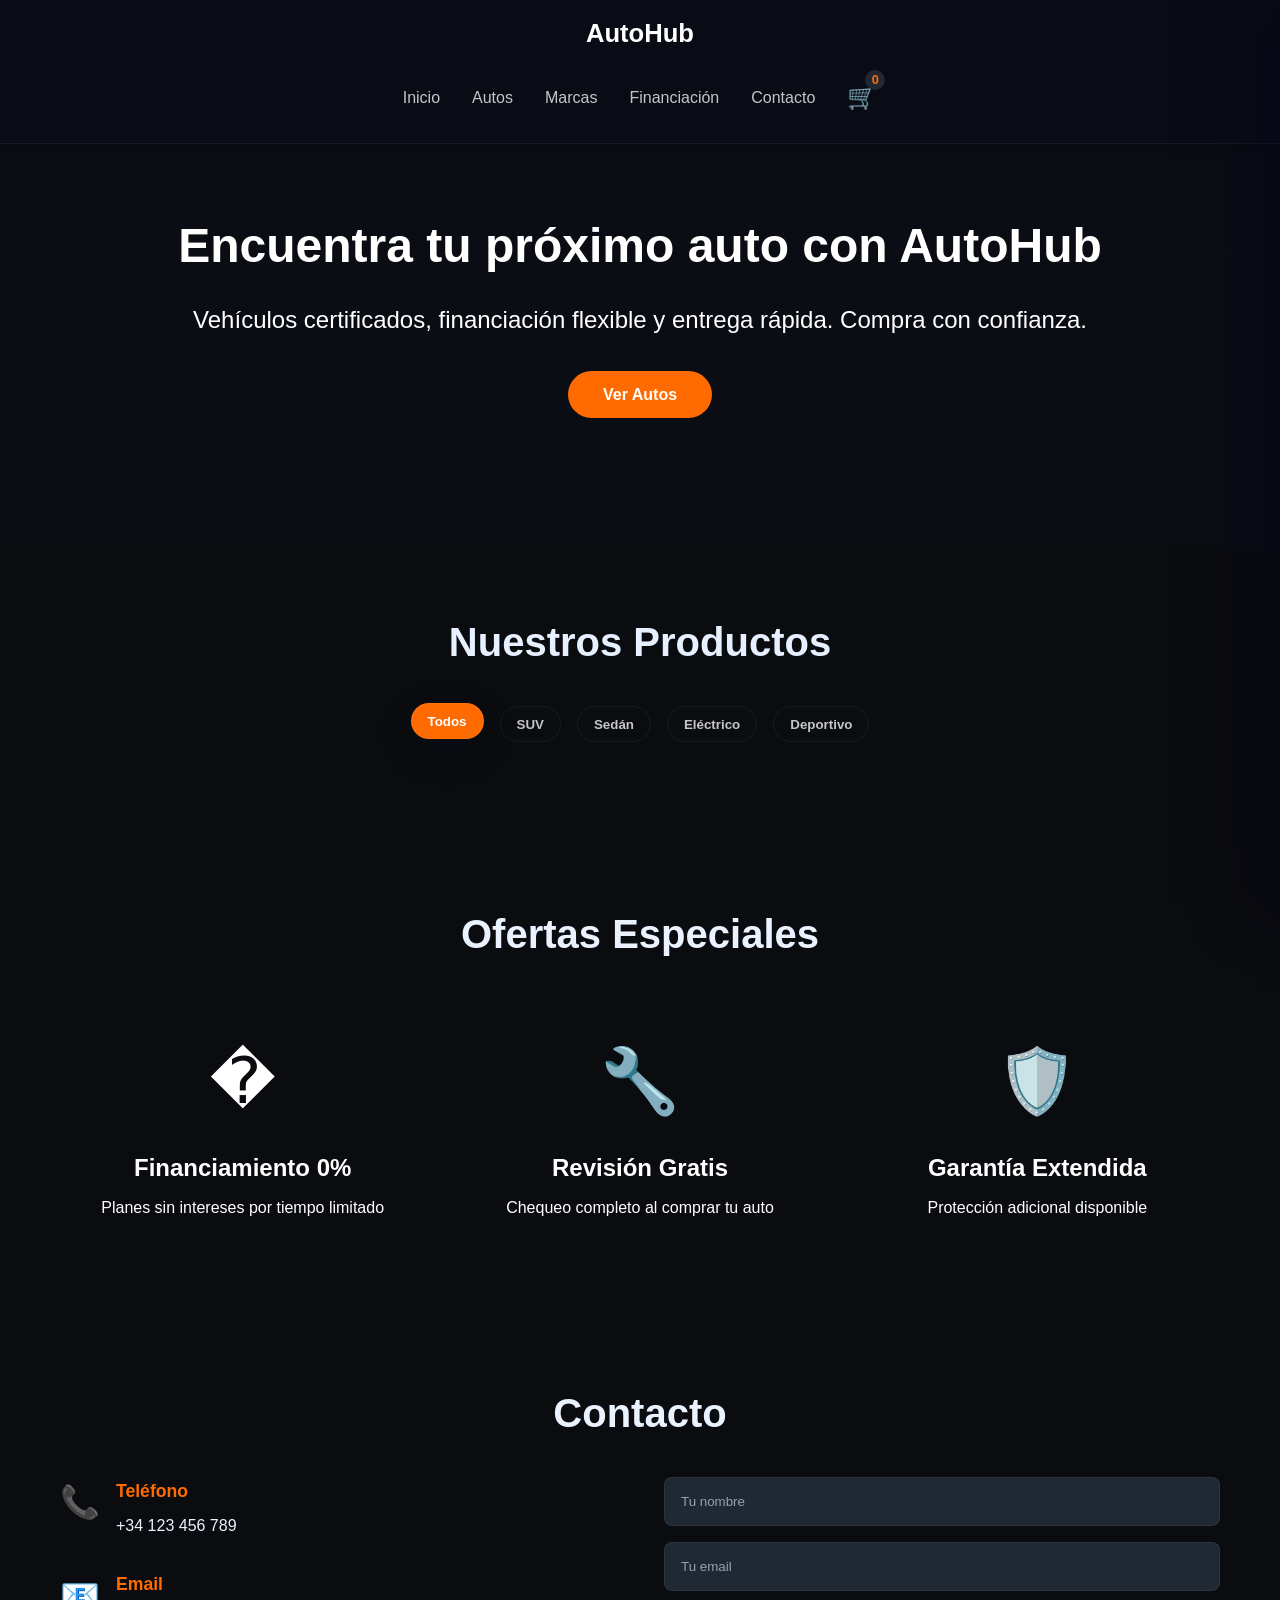
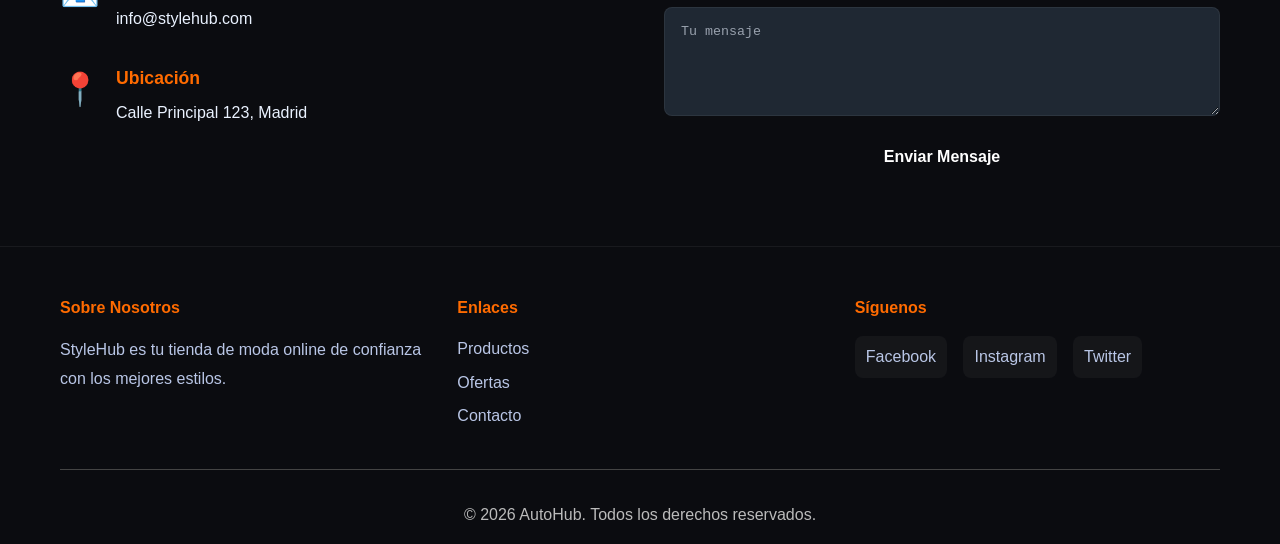
<file: index.html>
<!DOCTYPE html>
<html lang="es">
<head>
    <meta charset="UTF-8">
    <meta name="viewport" content="width=device-width, initial-scale=1.0">
    <title>AutoHub - Venta de Autos</title>
    <link rel="stylesheet" href="styles.css">
</head>
<body>

    <!-- Header -->
    <header class="header ampliado">
        <div class="container">
            <div class="header-content">
                <div class="logo">
                    <h1>AutoHub</h1>
                </div>
                <div class="abajo">
                        <nav class="nav">
                        <a href="#inicio">Inicio</a>
                        <a href="#productos">Autos</a>
                        <a href="#marcas">Marcas</a>
                        <a href="#financiacion">Financiación</a>
                        <a href="#contacto">Contacto</a>
                    </nav>
                    <div class="cart-icon" onclick="toggleCart()">
                        <span>🛒</span>
                        <span class="cart-count" id="cartCount">0</span>
                </div>
                
            </div>
        </div>
    </header> 

    <!-- Carrito desplegable -->
    <div class="cart-sidebar" id="cartSidebar">
        <div class="cart-header">
            <h2>Mi Carrito</h2>
            <button onclick="toggleCart()" class="close-btn">&times;</button>
        </div>
        <div class="cart-items" id="cartItems">
            <p class="empty-cart">El carrito está vacío</p>
        </div>
        <div class="cart-footer">
            <div class="cart-total">
                <strong>Total: $<span id="cartTotal">0.00</span></strong>
            </div>
            <button class="checkout-btn" onclick="checkout()">Comprar</button>
        </div>
    </div>

    <!-- Hero Section -->
    <section class="hero margen-header" id="inicio">
        <div class="hero-content">
            <h2>Encuentra tu próximo auto con AutoHub</h2>
            <p>Vehículos certificados, financiación flexible y entrega rápida. Compra con confianza.</p>
            <button class="cta-btn" onclick="scrollToProducts()">Ver Autos</button>
        </div>
    </section>

    <!-- Productos -->
    <section class="products-section" id="productos">
        <div class="container">
            <h2 class="section-title">Nuestros Productos</h2>
            <div class="filters">
                <button class="filter-btn active" onclick="filterProducts('todos', this)">Todos</button>
                <button class="filter-btn" onclick="filterProducts('suv', this)">SUV</button>
                <button class="filter-btn" onclick="filterProducts('sedan', this)">Sedán</button>
                <button class="filter-btn" onclick="filterProducts('electrico', this)">Eléctrico</button>
                <button class="filter-btn" onclick="filterProducts('deportivo', this)">Deportivo</button>
            </div>
            <div class="products-grid" id="productsGrid">
                <!-- Los productos se generarán con JavaScript -->
            </div>
        </div>
    </section>

    <!-- Ofertas -->
    <section class="offers-section" id="ofertas">
        <div class="container">
            <h2 class="section-title">Ofertas Especiales</h2>
            <div class="offers-grid">
                <div class="offer-card">
                    <div class="offer-image">�</div>
                    <h3>Financiamiento 0%</h3>
                    <p>Planes sin intereses por tiempo limitado</p>
                </div>
                <div class="offer-card">
                    <div class="offer-image">🔧</div>
                    <h3>Revisión Gratis</h3>
                    <p>Chequeo completo al comprar tu auto</p>
                </div>
                <div class="offer-card">
                    <div class="offer-image">🛡️</div>
                    <h3>Garantía Extendida</h3>
                    <p>Protección adicional disponible</p>
                </div>
            </div>
        </div>
    </section>

    <!-- Contacto -->
    <section class="contact-section" id="contacto">
        <div class="container">
            <h2 class="section-title">Contacto</h2>
            <div class="contact-content">
                <div class="contact-info">
                    <div class="info-item">
                        <span class="icon">📞</span>
                        <div>
                            <h4>Teléfono</h4>
                            <p>+34 123 456 789</p>
                        </div>
                    </div>
                    <div class="info-item">
                        <span class="icon">📧</span>
                        <div>
                            <h4>Email</h4>
                            <p>info@stylehub.com</p>
                        </div>
                    </div>
                    <div class="info-item">
                        <span class="icon">📍</span>
                        <div>
                            <h4>Ubicación</h4>
                            <p>Calle Principal 123, Madrid</p>
                        </div>
                    </div>
                </div>
                <form class="contact-form" onsubmit="handleSubmit(event)">
                    <input type="text" placeholder="Tu nombre" required>
                    <input type="email" placeholder="Tu email" required>
                    <textarea placeholder="Tu mensaje" rows="5" required></textarea>
                    <button type="submit" class="submit-btn">Enviar Mensaje</button>
                </form>
            </div>
        </div>
    </section>

    <!-- Footer -->
    <footer class="footer">
        <div class="container">
            <div class="footer-content">
                <div class="footer-section">
                    <h4>Sobre Nosotros</h4>
                    <p>StyleHub es tu tienda de moda online de confianza con los mejores estilos.</p>
                </div>
                <div class="footer-section">
                    <h4>Enlaces</h4>
                    <ul>
                        <li><a href="#productos">Productos</a></li>
                        <li><a href="#ofertas">Ofertas</a></li>
                        <li><a href="#contacto">Contacto</a></li>
                    </ul>
                </div>
                <div class="footer-section">
                    <h4>Síguenos</h4>
                    <div class="social-links">
                        <a href="#">Facebook</a>
                        <a href="#">Instagram</a>
                        <a href="#">Twitter</a>
                    </div>
                </div>
            </div>
            <div class="footer-bottom">
                <p>&copy; 2026 AutoHub. Todos los derechos reservados.</p>
            </div>
        </div>
    </footer>

    <script src="script.js"></script>
</body>
</html>
</file>
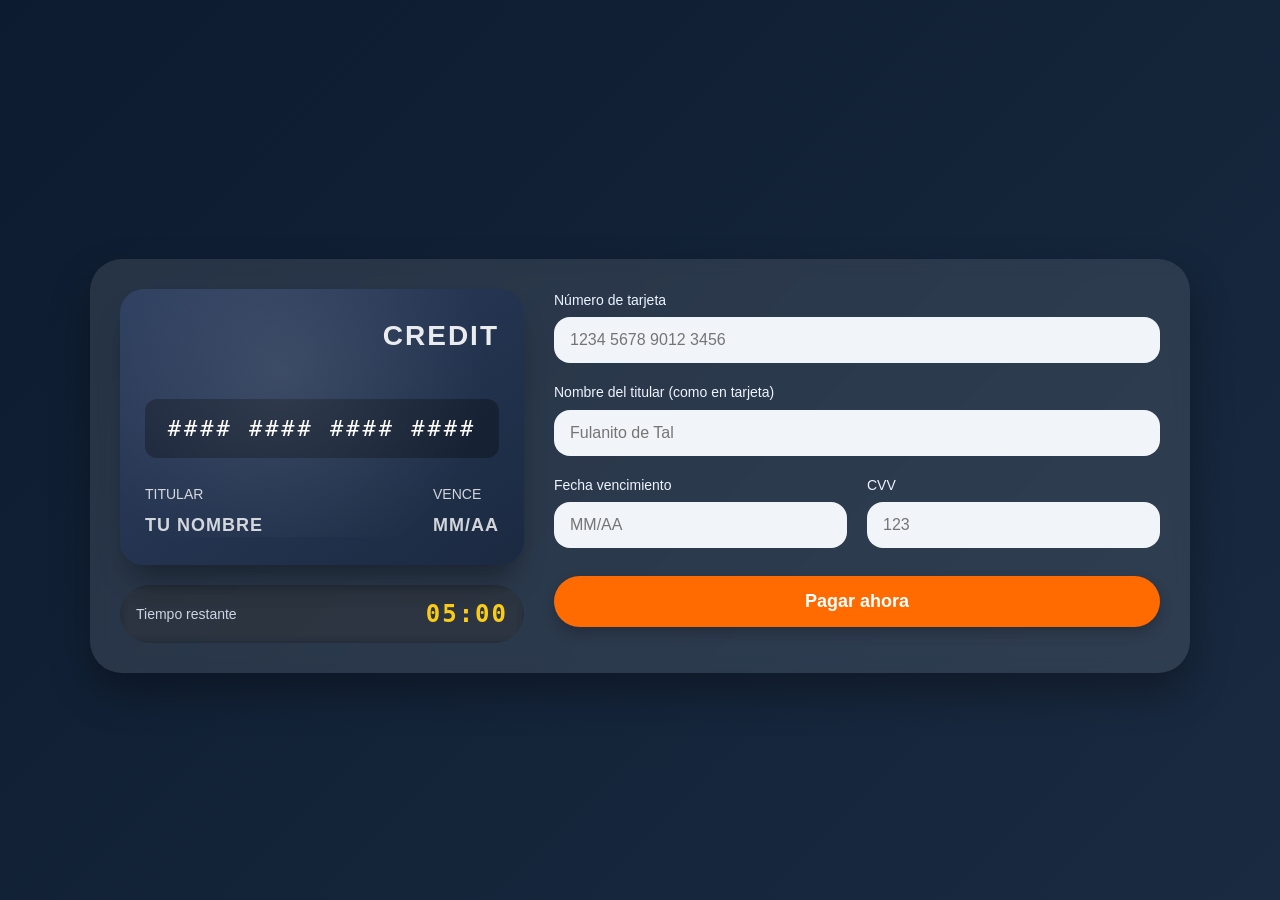
<file: Tarjeta.html>
<!DOCTYPE html>
<html lang="es">
<head>
    <meta charset="UTF-8">
    <meta name="viewport" content="width=device-width, initial-scale=1.0, user-scalable=yes">
    <title>Pago Seguro - AutoHub</title>
    <link rel="stylesheet" href="styles.css">
</head>
<body class="tarjeta-credito-page">
    <div class="container">
        <div class="payment-wrapper">
            <!-- VISTA PREVIA DE LA TARJETA -->
            <div class="card-preview">
                <div class="credit-card">
                    <div class="card-brand">CREDIT</div>
                    <div class="card-number-display" id="cardNumberPreview">#### #### #### ####</div>
                    <div class="card-details">
                        <div class="card-holder-area">
                            TITULAR
                            <div class="card-holder-name" id="cardHolderPreview">TU NOMBRE</div>
                        </div>
                        <div class="card-expiry-area">
                            VENCE
                            <div class="card-expiry-date" id="cardExpiryPreview">MM/AA</div>
                        </div>
                    </div>
                </div>

                <div class="timer-area">
                    <span class="timer-label">Tiempo restante</span>
                    <span class="timer-count" id="timerDisplay">05:00</span>
                </div>
            </div>

            <!-- FORMULARIO DE PAGO -->
            <div class="form-section">
                <form id="paymentForm">
                    <div class="form-group">
                        <label>Número de tarjeta</label>
                        <input type="text" id="cardNumber" maxlength="19" placeholder="1234 5678 9012 3456" autocomplete="off">
                    </div>

                    <div class="form-group">
                        <label>Nombre del titular (como en tarjeta)</label>
                        <input type="text" id="cardHolder" placeholder="Fulanito de Tal" autocomplete="off">
                    </div>

                    <div class="row-2cols">
                        <div class="form-group">
                            <label>Fecha vencimiento</label>
                            <input type="text" id="expiryDate" maxlength="5" placeholder="MM/AA">
                        </div>
                        <div class="form-group">
                            <label>CVV</label>
                            <input type="password" id="cvv" maxlength="4" placeholder="123">
                        </div>
                    </div>

                    <button type="submit" class="btn-pay">Pagar ahora</button>
                </form>
            </div>
        </div>
    </div>

    <script src="script.js"></script>
</body>
</html>
</file>
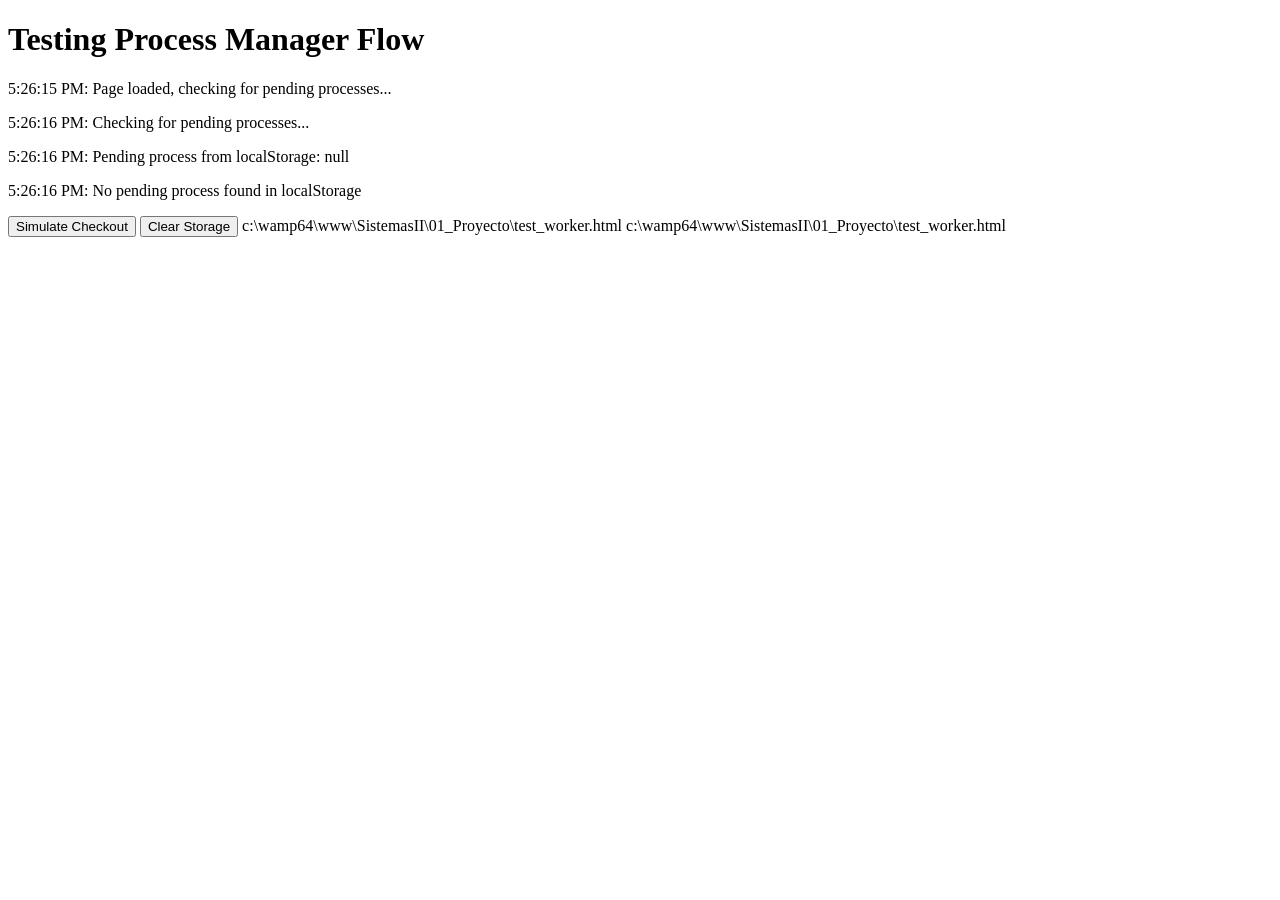
<file: test_worker.html>
<!DOCTYPE html>
<html>
<head>
    <title>Test Process Manager</title>
</head>
<body>
    <h1>Testing Process Manager Flow</h1>
    <div id="output"></div>
    <button onclick="simulateCheckout()">Simulate Checkout</button>
    <button onclick="clearStorage()">Clear Storage</button>

    <script>
        const output = document.getElementById('output');

        function log(message) {
            output.innerHTML += '<p>' + new Date().toLocaleTimeString() + ': ' + message + '</p>';
            console.log(message);
        }

        // Simulate the checkout process
        function simulateCheckout() {
            log('Simulating checkout...');

            const processData = {
                id: `TICKET_${Date.now()}`,
                items: [
                    {id: 1, name: 'Test Car', price: 50000, quantity: 1}
                ],
                total: 50000,
                timestamp: Date.now()
            };

            log('Storing process data in localStorage: ' + JSON.stringify(processData));
            localStorage.setItem('pendingProcess', JSON.stringify(processData));

            // Simulate page reload by checking pending processes
            checkPendingProcesses();
        }

        function checkPendingProcesses() {
            log('Checking for pending processes...');
            const pendingProcess = localStorage.getItem('pendingProcess');
            log('Pending process from localStorage: ' + pendingProcess);

            if (pendingProcess) {
                try {
                    const processData = JSON.parse(pendingProcess);
                    log('Parsed process data: ' + JSON.stringify(processData));
                    addProcess(processData);
                    localStorage.removeItem('pendingProcess');
                    log('Process added and localStorage cleared');
                } catch (error) {
                    log('Error parsing pending process: ' + error.message);
                }
            } else {
                log('No pending process found in localStorage');
            }
        }

        function addProcess(processData) {
            log('Adding process: ' + JSON.stringify(processData));

            try {
                log('Creating worker...');
                const worker = new Worker('cpu_scheduler.js');
                log('Worker created successfully');

                worker.onmessage = function(e) {
                    log('Received message from worker: ' + JSON.stringify(e.data));
                };

                worker.onerror = function(e) {
                    log('Worker error: ' + e.message + ' at ' + e.filename + ':' + e.lineno);
                };

                log('Sending addProcess message to worker...');
                worker.postMessage({
                    action: 'addProcess',
                    data: processData
                });

            } catch (error) {
                log('Error creating worker or sending message: ' + error.message);
            }
        }

        function clearStorage() {
            localStorage.removeItem('pendingProcess');
            log('localStorage cleared');
        }

        // Check for pending processes on page load
        window.onload = function() {
            log('Page loaded, checking for pending processes...');
            checkPendingProcesses();
        };
    </script>
</body>
</html></content>
<parameter name="filePath">c:\wamp64\www\SistemasII\01_Proyecto\test_worker.html</content>
<parameter name="filePath">c:\wamp64\www\SistemasII\01_Proyecto\test_worker.html
</file>
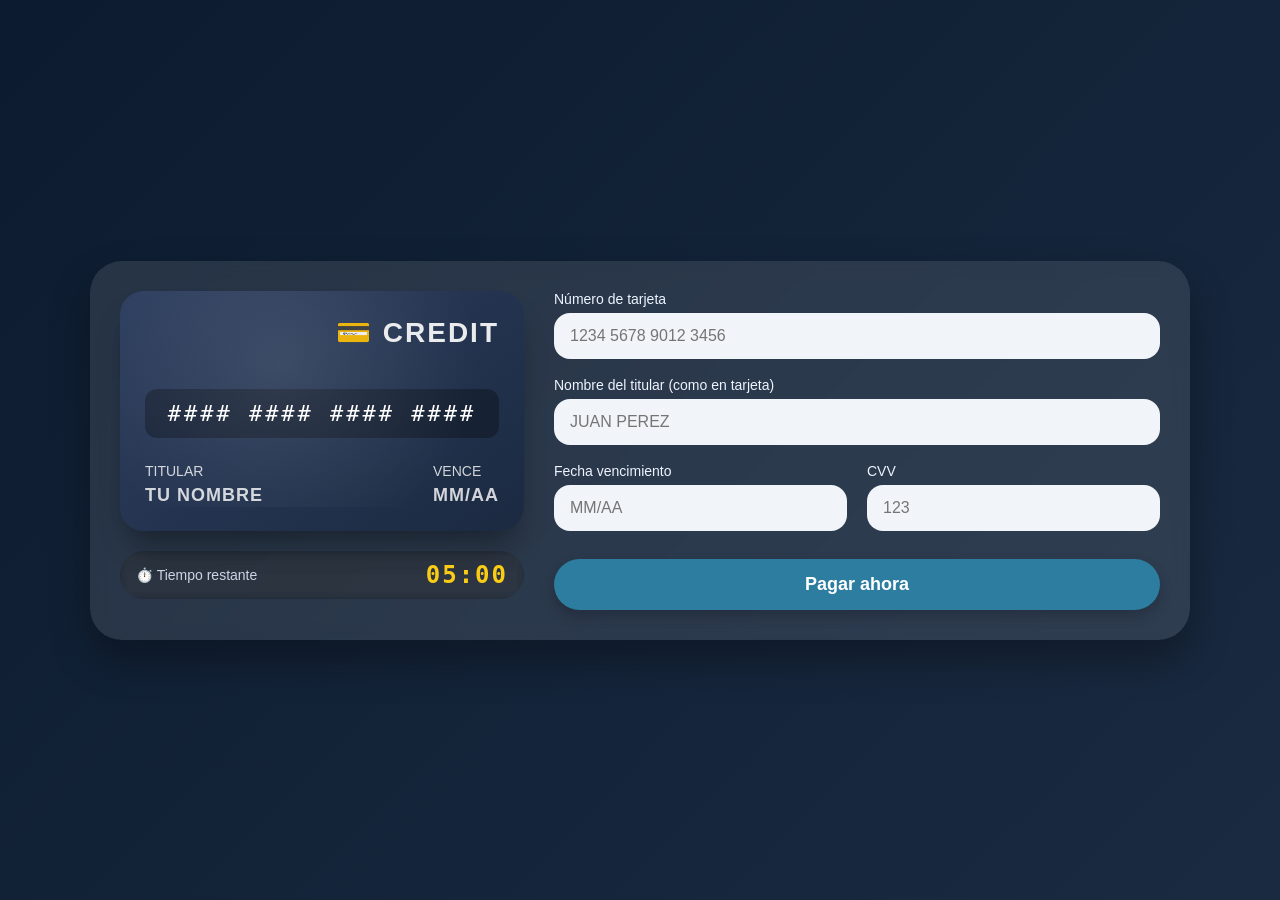
<file: Pruebas/Tarjeta.html>
<!DOCTYPE html>
<html lang="es">
<head>
    <meta charset="UTF-8">
    <meta name="viewport" content="width=device-width, initial-scale=1.0, user-scalable=yes">
    <title>Formulario de Pago - Tarjeta de Crédito</title>
    <style>
        * {
            margin: 0;
            padding: 0;
            box-sizing: border-box;
            font-family: 'Poppins', 'Segoe UI', sans-serif;
        }

        body {
            min-height: 100vh;
            display: flex;
            justify-content: center;
            align-items: center;
            background: linear-gradient(135deg, #0c1b2f, #1a2a40);
            padding: 20px;
        }

        /* Contenedor principal */
        .container {
            max-width: 1100px;
            width: 100%;
            background: rgba(255, 255, 255, 0.1);
            backdrop-filter: blur(8px);
            border-radius: 32px;
            padding: 30px;
            box-shadow: 0 20px 40px rgba(0,0,0,0.3);
        }

        /* Layout de dos columnas */
        .payment-wrapper {
            display: flex;
            flex-wrap: wrap;
            gap: 30px;
        }

        /* Columna izquierda: vista previa tarjeta */
        .card-preview {
            flex: 1.2;
            min-width: 260px;
        }

        /* Columna derecha: formulario */
        .form-section {
            flex: 1.8;
            min-width: 280px;
        }

        /* Estilo de la tarjeta virtual */
        .credit-card {
            background: linear-gradient(145deg, #2d3e5f, #1b2a41);
            border-radius: 24px;
            padding: 25px;
            box-shadow: 0 20px 30px -10px rgba(0,0,0,0.4);
            color: white;
            transition: all 0.2s ease;
            position: relative;
            overflow: hidden;
        }

        .credit-card::before {
            content: "";
            position: absolute;
            top: -30%;
            left: -20%;
            width: 120%;
            height: 120%;
            background: radial-gradient(circle, rgba(255,255,255,0.1) 0%, rgba(0,0,0,0) 70%);
            pointer-events: none;
        }

        .card-brand {
            text-align: right;
            font-size: 28px;
            font-weight: 600;
            letter-spacing: 2px;
            margin-bottom: 40px;
            opacity: 0.9;
        }

        .card-number-display {
            font-size: 22px;
            letter-spacing: 3px;
            margin-bottom: 25px;
            word-break: break-word;
            font-family: monospace;
            font-weight: 500;
            background: rgba(0,0,0,0.3);
            padding: 12px;
            border-radius: 12px;
            text-align: center;
        }

        .card-details {
            display: flex;
            justify-content: space-between;
            margin-top: 10px;
        }

        .card-holder-area, .card-expiry-area {
            font-size: 14px;
            text-transform: uppercase;
            opacity: 0.8;
        }

        .card-holder-name, .card-expiry-date {
            font-size: 18px;
            font-weight: 600;
            margin-top: 6px;
            letter-spacing: 1px;
            text-transform: uppercase;
        }

        /* Estilos del formulario */
        .form-group {
            margin-bottom: 18px;
        }

        label {
            display: block;
            margin-bottom: 6px;
            color: #eef4ff;
            font-weight: 500;
            font-size: 14px;
        }

        input {
            width: 100%;
            padding: 14px 16px;
            background: #f1f5f9;
            border: none;
            border-radius: 16px;
            font-size: 16px;
            transition: 0.2s;
            outline: none;
            font-weight: 500;
        }

        input:focus {
            background: #ffffff;
            box-shadow: 0 0 0 3px rgba(66, 153, 225, 0.5);
        }

        .row-2cols {
            display: flex;
            gap: 20px;
        }

        .row-2cols .form-group {
            flex: 1;
        }

        .btn-pay {
            width: 100%;
            padding: 15px;
            background: #2c7da0;
            border: none;
            border-radius: 40px;
            color: white;
            font-size: 18px;
            font-weight: bold;
            cursor: pointer;
            transition: 0.2s;
            margin-top: 10px;
            box-shadow: 0 6px 14px rgba(0,0,0,0.2);
        }

        .btn-pay:hover {
            background: #1f5e7a;
            transform: scale(0.98);
        }

        /* Timer / tiempo restante */
        .timer-area {
            margin-top: 20px;
            background: rgba(0,0,0,0.3);
            border-radius: 60px;
            padding: 10px 16px;
            text-align: center;
            display: flex;
            justify-content: space-between;
            align-items: center;
            backdrop-filter: blur(4px);
        }

        .timer-label {
            font-size: 14px;
            color: #cbd5e6;
        }

        .timer-count {
            font-family: monospace;
            font-size: 24px;
            font-weight: bold;
            letter-spacing: 2px;
            color: #facc15;
        }

        /* responsive */
        @media (max-width: 760px) {
            .container {
                padding: 18px;
            }
            .card-number-display {
                font-size: 18px;
                letter-spacing: 2px;
            }
            .row-2cols {
                flex-direction: column;
                gap: 0;
            }
        }

        /* mensaje de validación */
        .error-msg {
            color: #ffb3b3;
            font-size: 12px;
            margin-top: 5px;
            display: block;
        }
    </style>
</head>
<body>
<div class="container">
    <div class="payment-wrapper">
        <!-- VISTA PREVIA DE LA TARJETA (lado izquierdo) -->
        <div class="card-preview">
            <div class="credit-card">
                <div class="card-brand">💳 CREDIT</div>
                <div class="card-number-display" id="cardNumberPreview">#### #### #### ####</div>
                <div class="card-details">
                    <div class="card-holder-area">
                        TITULAR
                        <div class="card-holder-name" id="cardHolderPreview">TU NOMBRE</div>
                    </div>
                    <div class="card-expiry-area">
                        VENCE
                        <div class="card-expiry-date" id="cardExpiryPreview">MM/AA</div>
                    </div>
                </div>
            </div>

            <!-- Temporizador estilo "Time left to pay" -->
            <div class="timer-area">
                <span class="timer-label">⏱️ Tiempo restante</span>
                <span class="timer-count" id="timerDisplay">05:00</span>
            </div>
        </div>

        <!-- FORMULARIO DE PAGO (lado derecho) -->
        <div class="form-section">
            <form id="paymentForm">
                <div class="form-group">
                    <label>Número de tarjeta</label>
                    <input type="text" id="cardNumber" maxlength="19" placeholder="1234 5678 9012 3456" autocomplete="off">
                </div>

                <div class="form-group">
                    <label>Nombre del titular (como en tarjeta)</label>
                    <input type="text" id="cardHolder" placeholder="JUAN PEREZ" autocomplete="off">
                </div>

                <div class="row-2cols">
                    <div class="form-group">
                        <label>Fecha vencimiento</label>
                        <input type="text" id="expiryDate" maxlength="5" placeholder="MM/AA">
                    </div>
                    <div class="form-group">
                        <label>CVV</label>
                        <input type="password" id="cvv" maxlength="4" placeholder="123">
                    </div>
                </div>

                <button type="submit" class="btn-pay">Pagar ahora</button>
            </form>
        </div>
    </div>
</div>

<script>
    // -------- Elementos DOM ----------
    const cardNumberInput = document.getElementById('cardNumber');
    const cardHolderInput = document.getElementById('cardHolder');
    const expiryInput = document.getElementById('expiryDate');
    const cvvInput = document.getElementById('cvv');

    const previewNumber = document.getElementById('cardNumberPreview');
    const previewHolder = document.getElementById('cardHolderPreview');
    const previewExpiry = document.getElementById('cardExpiryPreview');

    // -------- Funciones de formateo y actualización de preview ----------
    // Formatear número de tarjeta mientras escribe (agrega espacios cada 4 dígitos)
    function formatCardNumber(value) {
        // eliminar todo lo que no sea número
        let cleaned = value.replace(/\D/g, '');
        // agrupar de 4 en 4
        let chunks = cleaned.match(/.{1,4}/g);
        let formatted = chunks ? chunks.join(' ') : '';
        return formatted;
    }

    function updateCardNumberPreview() {
        let raw = cardNumberInput.value.replace(/\s/g, ''); // quitar espacios para contar dígitos
        let formatted = formatCardNumber(raw);
        cardNumberInput.value = formatted;   // actualizar input con formato
        let displayValue = formatted;
        if (displayValue === '') {
            displayValue = '#### #### #### ####';
        } else {
            // opcional: rellenar con # los faltantes? se ve mejor los que ya tiene
            let groups = displayValue.split(' ');
            while(groups.length < 4) groups.push('####');
            displayValue = groups.join(' ');
        }
        previewNumber.innerText = displayValue;
    }

    function updateCardHolderPreview() {
        let name = cardHolderInput.value.toUpperCase();
        if (name === '') {
            previewHolder.innerText = 'TU NOMBRE';
        } else {
            previewHolder.innerText = name;
        }
    }

    function updateExpiryPreview() {
        let expiry = expiryInput.value;
        // autoformato MM/AA mientras escribe
        let clean = expiry.replace(/\D/g, '');
        if (clean.length >= 3) {
            let month = clean.substring(0,2);
            let year = clean.substring(2,4);
            expiry = month + '/' + year;
        } else if (clean.length === 2) {
            expiry = clean + '/';
        } else {
            expiry = clean;
        }
        expiryInput.value = expiry.substring(0,5);

        let displayExp = expiryInput.value;
        if (displayExp === '' || displayExp === '/') {
            previewExpiry.innerText = 'MM/AA';
        } else {
            previewExpiry.innerText = displayExp;
        }
    }

    // Manejar entrada de CVV: solo números y max 4 dígitos
    function handleCvvInput() {
        cvvInput.value = cvvInput.value.replace(/\D/g, '').substring(0,4);
    }

    // Eventos en tiempo real
    cardNumberInput.addEventListener('input', updateCardNumberPreview);
    cardHolderInput.addEventListener('input', updateCardHolderPreview);
    expiryInput.addEventListener('input', updateExpiryPreview);
    cvvInput.addEventListener('input', handleCvvInput);

    // -------- TIMER (5 minutos) estilo "Time left to pay" ----------
    let timeLeft = 5 * 60; // 5 minutos en segundos
    const timerElement = document.getElementById('timerDisplay');

    function formatTime(seconds) {
        const mins = Math.floor(seconds / 60);
        const secs = seconds % 60;
        return `${mins.toString().padStart(2, '0')}:${secs.toString().padStart(2, '0')}`;
    }

    function updateTimerDisplay() {
        timerElement.innerText = formatTime(timeLeft);
        if (timeLeft <= 0) {
            timerElement.innerText = "00:00";
            clearInterval(timerInterval);
            alert("El tiempo para completar el pago ha expirado. Por favor recarga la página.");
            // Opcional: deshabilitar botón o formulario
            document.getElementById('paymentForm').querySelector('button').disabled = true;
        }
    }

    const timerInterval = setInterval(() => {
        if (timeLeft > 0) {
            timeLeft--;
            updateTimerDisplay();
        } else {
            clearInterval(timerInterval);
        }
    }, 1000);

    // -------- Validación y envío del formulario con alerta interactiva ----------
    const form = document.getElementById('paymentForm');

    // Validar número de tarjeta (16 digitos, aunque acepta con espacios)
    function validateCardNumber(numberStr) {
        let digits = numberStr.replace(/\s/g, '');
        return /^\d{16}$/.test(digits);
    }

    function validateExpiry(expiryStr) {
        const regex = /^(0[1-9]|1[0-2])\/(\d{2})$/;
        if (!regex.test(expiryStr)) return false;
        // validar que no sea fecha pasada (opcional pero buena práctica)
        const [month, year] = expiryStr.split('/');
        const currentYear = new Date().getFullYear() % 100;
        const currentMonth = new Date().getMonth() + 1;
        const expYear = parseInt(year, 10);
        const expMonth = parseInt(month, 10);
        if (expYear < currentYear) return false;
        if (expYear === currentYear && expMonth < currentMonth) return false;
        return true;
    }

    function validateCVV(cvvStr) {
        return /^\d{3,4}$/.test(cvvStr);
    }

    function validateHolder(nameStr) {
        return nameStr.trim().length >= 3;
    }

    form.addEventListener('submit', function(e) {
        e.preventDefault();

        let cardNumberRaw = cardNumberInput.value;
        let holder = cardHolderInput.value.trim();
        let expiry = expiryInput.value;
        let cvv = cvvInput.value;

        let isValid = true;
        let errorMessage = "";

        if (!validateCardNumber(cardNumberRaw)) {
            errorMessage += "❌ Número de tarjeta inválido (debe tener 16 dígitos).\n";
            isValid = false;
        }
        if (!validateHolder(holder)) {
            errorMessage += "❌ Ingresa el nombre completo del titular.\n";
            isValid = false;
        }
        if (!validateExpiry(expiry)) {
            errorMessage += "❌ Fecha de expiración inválida (formato MM/AA y fecha futura).\n";
            isValid = false;
        }
        if (!validateCVV(cvv)) {
            errorMessage += "❌ CVV debe ser de 3 o 4 dígitos.\n";
            isValid = false;
        }

        if (!isValid) {
            alert("Error en el formulario:\n" + errorMessage);
            return;
        }

        // Si todo está OK:
        alert("✅ Pago simulado exitoso.\nGracias por tu compra.");
        // Aquí podrías redirigir o enviar datos a un servidor.
        // Reiniciamos el timer no es necesario, pero mostramos éxito.
        // Por estilo, podríamos limpiar o no.
    });

    // Opcional: prevenir que el espacio rompa el número en el input CVV no aplica
    // Asegurar comportamiento móvil amigable
    // Inicializar previews vacíos por si acaso
    updateCardNumberPreview();
    updateCardHolderPreview();
    updateExpiryPreview();

    // Añadir detalle: cuando se hace click en la tarjeta de preview no pasa nada, solo visual
    // pequeña mejora para que el numero no tenga espacios extra al pegar
    cardNumberInput.addEventListener('paste', function(e) {
        setTimeout(() => {
            updateCardNumberPreview();
        }, 10);
    });

    // Ajuste extra: si el usuario escribe letras en el número, filtrarlas
    cardNumberInput.addEventListener('keydown', function(e) {
        // permitir teclas de control, backspace, tab, delete, flechas
        const allowed = [
            'Backspace', 'Delete', 'ArrowLeft', 'ArrowRight', 'Tab', 'Control', 'Meta', 'v', 'V', 'c', 'C', 'x', 'X'
        ];
        if (allowed.includes(e.key) || e.key === 'a' && e.ctrlKey) return;
        // si es número o espacio no bloqueamos, pero el formato despues lo limpia
        if (!/[\d\s]/.test(e.key) && e.key !== ' ') {
            e.preventDefault();
        }
    });
</script>
</body>
</html>
</file>
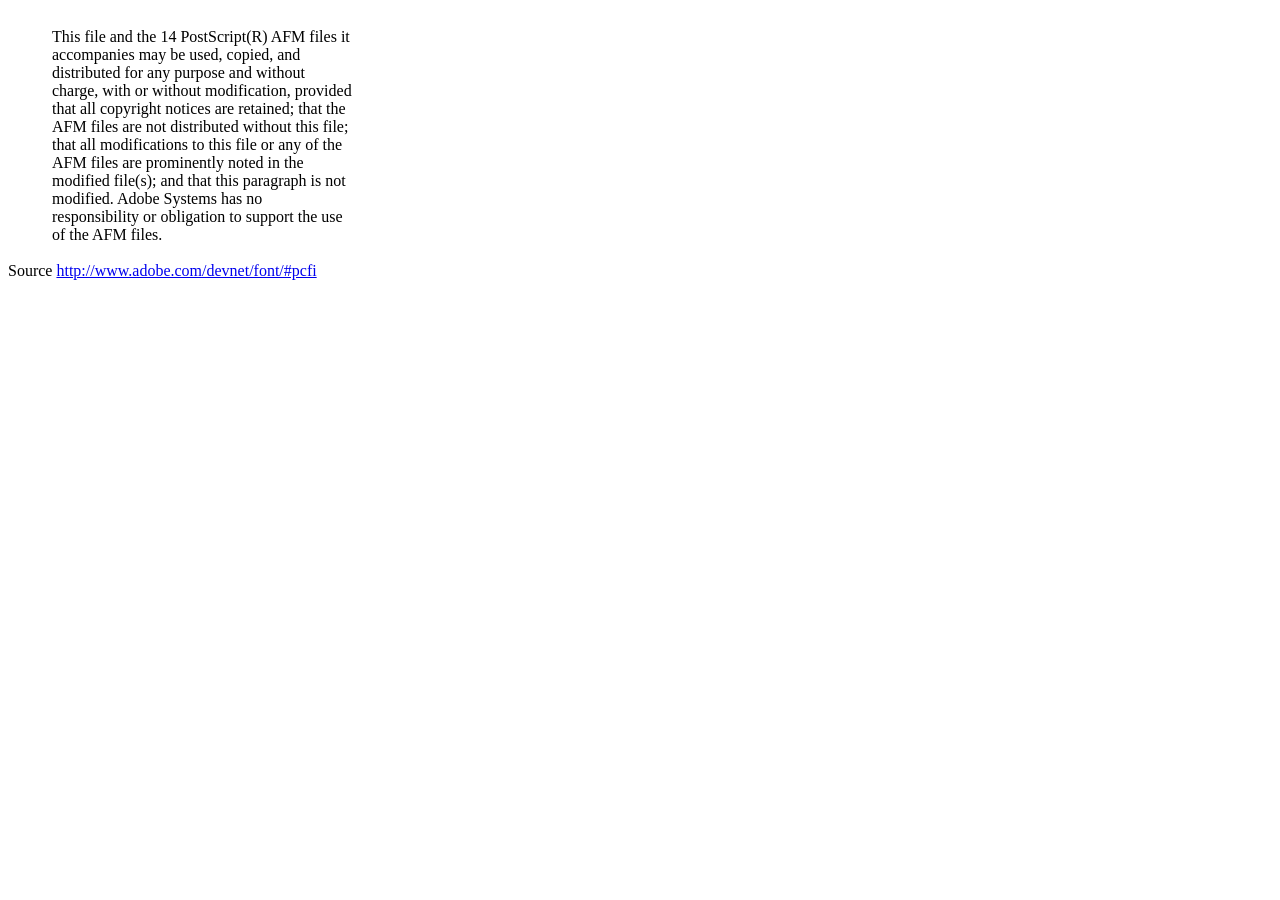
<file: dompdf/vendor/dompdf/dompdf/lib/fonts/mustRead.html>
<html>
	<head>
		<meta http-equiv="content-type" content="text/html;charset=iso-8859-1">
		<meta name="generator" content="Adobe GoLive 4">
		<title>Core 14 AFM Files - ReadMe</title>
	</head>
	<body bgcolor="white">
		<font color="white">or</font>
		<table border="0" cellpadding="0" cellspacing="2">
			<tr>
				<td width="40"></td>
				<td width="300">This file and the 14 PostScript(R) AFM files it accompanies may be used, copied, and distributed for any purpose and without charge, with or without modification, provided that all copyright notices are retained; that the AFM files are not distributed without this file; that all modifications to this file or any of the AFM files are prominently noted in the modified file(s); and that this paragraph is not modified. Adobe Systems has no responsibility or obligation to support the use of the AFM files. <font color="white">Col</font></td>
			</tr>
		</table>
		<p>Source <a href="http://www.adobe.com/devnet/font/#pcfi">http://www.adobe.com/devnet/font/#pcfi</a></p>
</body>
</html>
</file>
<file: styles.css>
/*
 * styles.css — Sistema de estilos de AutoHub
 * - Archivo principal de estilos: variables, layout, componentes y responsive
 * - Comentarios explicativos añadidos para facilitar mantenimiento y cambios
 */

/* Reset básico y modelo de caja */
* {
    margin: 0;
    padding: 0;
    box-sizing: border-box;
} 


/* Base del documento — establece fondo global y padding para el header fijo */
:root {
    --bg-color: #0B0C10;       /* Fondo único para TODO el sitio */
    --card-bg: #1F2833;        /* Gris acero para resaltar sutilmente cajas */
    --primary-color: #ff6b00;  /* Tu azul de marca */
    --accent-color: #ff6b00;   /* Color naranja para detalles/botones */
    --text-color: #eaf2ff;
    --silver: #C5C6C7;
    --border-radius: 8px;
    --transition: all 0.3s ease;
    --header-height: 9rem;  /*aumentado para más separación */
    --header-bg: rgba(11,13,23,.95); /* fondo opaco del header */
    --muted-border: rgba(255,255,255,0.06);
    --content-gap: 0;/* espacio extra entre header y contenido reducido para evitar hueco grande */
}   
html, body { height: 100%; background-color: var(--bg-color); }
body {
    font-family: 'Segoe UI', Tahoma, Geneva, Verdana, sans-serif;
    color: var(--text-color);
    background-color: var(--bg-color);
    line-height: 1.6;
    overflow-x: hidden;
    /* padding-top = espacio reservado para header fijo + gap para separación visual */
    padding-top: var(--header-height); /* header + separación */
}  



/* Contenedor reutilizable (centrado y con padding lateral)
   Usado en header, secciones y layout para mantener ancho consistente */
.container {
    max-width: 1200px;
    margin: 0 auto;
    padding: 0 20px;
    background: transparent; /* aseguro que no haya fondo blanco */
} 

/* Header — barra fija superior
   - Position fixed: permanece visible
   - Height controlada por --header-height
   - Usa background y border sutil para separar del contenido */

/* Estilos para las pestañas de Login/Registro */
.tabs {
    display: flex;
    justify-content: center;
    gap: 100px;
    margin-bottom: 2rem;
} 

.tab-btn {
    text-decoration: none; /* ESTO QUITA LA LÍNEA */
    color: var(--text-color);
    font-weight: 600;
    padding: 10px 20px;
    transition: var(--transition);
    border-bottom: 2px solid transparent; /* Línea decorativa opcional */
}

.tab-btn.active {
    color: var(--primary-color);
    border-bottom: 2px solid var(--primary-color); /* Solo subraya el activo con estilo */
}

.tab-btn:hover {
    color: var(--secondary-color);
    text-decoration: none; /* Asegura que al pasar el mouse ' (no) aparezca la línea */
}

.header {
    background: var(--header-bg); /* fondo opaco para ocultar contenido de fondo */
    color: white;
    padding: 0 12px;
    position: fixed; /* fijado al tope */
    top: 0;
    left: 0;
    right: 0;
    height: var(--header-height);
    z-index: 1000;
    box-shadow: 0 2px 10px rgba(0, 0, 0, 0.15);
    border-bottom: 1px solid var(--muted-border);
    display: flex;
    align-items: center;
} 

.ampliado{
    height: 9rem;
}

.ubicado{
    position: relative;
    top: 0rem;
}

.abajo{
    display: flex;
    justify-content: center;
    align-items: space-between;
    gap: 2rem;
    position: relative;
    bottom: -4rem;
}

.disposicion{
    display: flex;
    flex-direction: column;
    justify-content: space-between;
    align-items: center;
    width: 100%;
}

/* Layout interno del header: facilita centrar el logo y colocar el carrito a la derecha */
.header .header-content {
    display: flex;
    align-items: center;
    position: relative;
    gap: 1rem;
    width: 100%;
}

.logo {
    position: absolute;
    left: 50%;
    margin-bottom: 6rem;
    transform: translateX(-50%);
    margin: 0;
}

.nav {
    display: flex;
    gap: 2rem;
    align-items: center;
    justify-content: flex-start;
    flex: 1;
}

.cart-icon {
    margin-left: auto;
} 

.logo h1 {
    font-size: 1.6rem;
    font-weight: 800;
    margin: 0;
    padding: 0;
    color: white;
    line-height: var(--header-height); /* centra verticalmente */
    text-align: center;
}

.header .container { 
    height: 80%;
    padding: 0 20px; 
}


.nav {
    display: flex;
    gap: 2rem;
}

.nav a {
    color: var(--silver);
    text-decoration: none;
    font-weight: 500;
    transition: var(--transition);
}

.nav a:hover {
    color: white;
} 

.nav a:hover {
    opacity: 0.8;
    text-shadow: 0 0 10px rgba(255, 255, 255, 0.5);
}

/* Icono del carrito en el header
   - Clickable (activar/desactivar sidebar)
   - Escalable on hover para indicar interactividad */
.cart-icon {
    position: relative;
    cursor: pointer;
    font-size: 1.5rem;
    transition: var(--transition);
}

.cart-icon:hover {
    transform: scale(1.1);
} 

/* Contador de items en el carrito (badge)
   - Posicionado relativo al .cart-icon
   - Estilo redondeado y compacto para comunicar la cantidad */
.cart-count {
    position: absolute;
    top: -8px;
    right: -8px;
    background: #1F2833;
    color: var(--primary-color);
    border-radius: 50%;
    width: 20px;
    height: 20px;
    display: flex;
    align-items: center;
    justify-content: center;
    font-size: 0.8rem;
    font-weight: bold;
} 

/* Carrito Sidebar — panel lateral
   - Hidden por defecto (right: -420px)
   - Al añadir la clase .active se desliza a la vista (right: 0)
   - Usa un fondo claro y sombra para destacarse sobre el fondo oscuro */
.cart-sidebar {
    position: fixed;
    right: -420px;
    top: 0;
    width: 420px;
    height: 100vh;
    background: linear-gradient(180deg, #1F2833, #1F2833);
    box-shadow: -20px 0 60px rgba(2,6,23,0.5);
    z-index: 1000;
    display: flex;
    flex-direction: column;
    transition: right 0.35s cubic-bezier(.2,.9,.2,1);
    border-left: 1px solid rgba(11,13,23,0.03);
} 

.cart-sidebar.active {
    right: 0;
}

/* Capa de oscurecimiento (overlay)
   - Añadida dinámicamente cuando el sidebar está abierto
   - Evita interacción con el contenido y centra la atención en el carrito */
.cart-overlay {
    position: fixed;
    inset: 0;
    background: rgba(2,6,23,0.45);
    z-index: 900;
    transition: opacity 0.25s ease;
} 


/* Cabecera del carrito
   - Contiene título y botón de cerrar
   - Border-bottom separa visualmente del contenido (items) */
.cart-header {
    display: flex;
    justify-content: space-between;
    align-items: center;
    padding: 1.5rem;
    border-bottom: 1px solid var(--light-color);
}

.cart-header h2 {
    color: var(--primary-color);
} 

.close-btn {
    background: none;
    border: none;
    font-size: 1.5rem;
    cursor: pointer;
    color: var(--text-color);
}

/* Contenedor de items del carrito
   - Scrollable si hay muchos items
   - Cada .cart-item está separado por un borde y tiene información (nombre, precio, eliminar) */
.cart-items {
    flex: 1;
    overflow-y: auto;
    padding: 1rem;
}

/* Item individual del carrito */
.cart-item {
    display: flex;
    justify-content: space-between;
    align-items: center;
    padding: 1rem;
    border-bottom: 1px solid var(--light-color);
    border-radius: var(--border-radius);
    margin-bottom: 0.5rem;
}

.cart-item-info {
    flex: 1;
}

.cart-item-name {
    font-weight: 600;
    margin-bottom: 0.25rem;
}

.cart-item-price {
    color: var(--primary-color);
    font-weight: 700;
}

.cart-item-remove {
    background: none;
    border: none;
    color: #e74c3c;
    cursor: pointer;
    font-size: 1rem;
} 

.empty-cart {
    text-align: center;
    color: #999;
    padding: 2rem;
}

/* Pie del carrito — totales y acciones
   - Separador superior y espacio para resumen y botón de checkout
   - .checkout-btn es CTA principal dentro del panel */
.cart-footer {
    border-top: 2px solid var(--light-color);
    padding: 1.5rem;
}

.cart-total {
    text-align: right;
    margin-bottom: 1rem;
    font-size: 1.2rem;
}

.checkout-btn {
    width: 100%;
    padding: 1rem;
    background: linear-gradient(135deg, var(--primary-color), var(--secondary-color));
    color: white;
    border: none;
    border-radius: var(--border-radius);
    font-size: 1rem;
    font-weight: 600;
    cursor: pointer;
    transition: var(--transition);
} 

.checkout-btn:hover {
    transform: translateY(-2px);
    box-shadow: 0 5px 20px rgba(0, 0, 0, 0.2);
}

/* Hero Section — área prominente de marketing
   - Imagen de fondo con overlay para asegurar legibilidad del texto
   - CTA destacado con .cta-btn */
.hero {
    background: linear-gradient(rgba(11,13,23,0.55), rgba(11,13,23,0.55)), url('https://images.unsplash.com/photo-1503376780353-7e6692767b70?auto=format&fit=crop&w=1800&q=80') center/cover no-repeat;
    color: white;
    padding: 8rem 2rem;
    text-align: center;
} 

.hero-content h2 {
    font-size: 3rem;
    margin-bottom: 1rem;
}

.hero .cta-btn {
    padding: 0.9rem 2.2rem;
    background: var(--accent-color);
    color: white;
    border-radius: 40px;
    font-weight: 700;
}


.hero-content p {
    font-size: 1.5rem;
    margin-bottom: 2rem;
}

.cta-btn {
    padding: 0.9rem 2.2rem;
    background: linear-gradient(90deg, var(--accent-color), var(--primary-color));
    color: white;
    border: none;
    border-radius: 40px;
    font-size: 1rem;
    font-weight: 700;
    cursor: pointer;
    transition: transform 0.18s ease, box-shadow 0.18s ease;
}

.cta-btn:hover {
    transform: translateY(-3px);
    box-shadow: 0 12px 40px rgba(11,13,23,0.18);
}


/* Products Section — listado de productos y filtros
   - background transparent para enlazar con fondo global
   - grid responsive en .products-grid */
.products-section {
    padding: 4rem 0;
    background: transparent; /* match page dark background */
    color: #e6f0ff;
} 

.section-title {
    text-align: center;
    font-size: 2.5rem;
    margin-bottom: 2rem;
    color: var(--dark-color);
}

.filters {
    display: flex;
    gap: 1rem;
    justify-content: center;
    margin-bottom: 2rem;
    flex-wrap: wrap;
}

.filter-btn {
    padding: 0.6rem 1rem;
    border-radius: 999px;
    border: 1px solid var(--muted-border);
    background: transparent;
    color: var(--silver);
    cursor: pointer;
    transition: all 0.25s ease;
    font-weight: 700;
    box-shadow: none;
} 

.filter-btn.active {
    background: linear-gradient(90deg, var(--accent-color), var(--primary-color));
    color: white;
    box-shadow: 0 12px 40px rgba(11,13,23,0.12);
    transform: translateY(-3px);
}

.filter-btn:hover {
    transform: translateY(-2px);
}


.products-grid {
    display: grid;
    grid-template-columns: repeat(auto-fill, minmax(250px, 1fr));
    gap: 2rem;
}

.product-card {
    background-color: var(--card-bg);
    border-radius: var(--border-radius);
    overflow: hidden;
    border: 1px solid rgba(255,255,255,0.04);
    box-shadow: 0 8px 30px rgba(2,6,23,0.6);
    transition: transform 0.35s ease, box-shadow 0.35s ease;
    cursor: pointer;
    display: flex;
    flex-direction: column;
    color: var(--text-color);
}  

.product-card:hover {
    transform: translateY(-12px) scale(1.01);
    box-shadow: 0 20px 50px rgba(11,13,23,0.12);
}

.product-info {
    padding: 1.2rem;
    flex: 1;
    display: flex;
    flex-direction: column;
    gap: 0.5rem;
}

.product-category {
    color: var(--primary-color);
    font-size: 0.75rem;
    text-transform: uppercase;
    margin-bottom: 0.5rem;
    background: rgba(11,61,145,0.06);
    padding: 0.25rem 0.6rem;
    border-radius: 8px;
    display: inline-block;
}

.product-price {
    font-size: 1.35rem;
    color: var(--accent-color);
    font-weight: 800;
    margin-bottom: 0.6rem;
}

.add-to-cart-btn {
    width: 100%;
    padding: 0.8rem;
    border-radius: 12px;
    background: linear-gradient(90deg, var(--accent-color), var(--primary-color));
    color: white;
    border: none;
    font-weight: 700;
    cursor: pointer;
    transition: transform 0.2s ease, box-shadow 0.2s ease;
    margin-top: auto;
}

.add-to-cart-btn:hover {
    transform: translateY(-3px);
    box-shadow: 0 10px 30px rgba(11,13,23,0.15);
}

.card-badge {
    position: absolute;
    left: 12px;
    top: 12px;
    background: var(--accent-color);
    color: white;
    padding: 6px 10px;
    border-radius: 8px;
    font-weight: 700;
    font-size: 0.85rem;
    box-shadow: 0 6px 18px rgba(0,0,0,0.18);
}


.product-image {
    width: 100%;
    height: 220px;
    background: linear-gradient(135deg, var(--light-color), #ddd);
    display: block;
    position: relative;
    overflow: hidden;
}
.product-image img {
    width: 100%;
    height: 100%;
    object-fit: cover;
    display: block;
    transition: transform 0.6s ease;
}

.product-card:hover .product-image img {
    transform: scale(1.08) translateY(-4px);
}


.product-info {
    padding: 1.5rem;
}

.product-category {
    color: var(--secondary-color);
    font-size: 0.85rem;
    text-transform: uppercase;
    margin-bottom: 0.5rem;
}

.product-name {
    font-size: 1.1rem;
    font-weight: 600;
    margin-bottom: 0.5rem;
    color: #eaf2ff;
} 

.product-price {
    font-size: 1.5rem;
    color: var(--primary-color);
    font-weight: 700;
    margin-bottom: 1rem;
}

.product-description {
    color: rgba(230,240,255,0.8);
    font-size: 0.9rem;
    margin-bottom: 1rem;
}

.product-invenario {
    color: rgba(230,240,255,0.8);
    font-size: 0.7rem;
    margin-bottom: 1rem;
}

.add-to-cart-btn {
    width: 100%;
    padding: 0.8rem;
    background: linear-gradient(135deg, var(--primary-color), var(--secondary-color));
    color: white;
    border: none;
    border-radius: var(--border-radius);
    cursor: pointer;
    font-weight: 600;
    transition: var(--transition);
}

.add-to-cart-btn:hover {
    transform: scale(1.05);
}

/* Ofertas Section */
.offers-section {
    padding: 4rem 0;
}

.offers-grid {
    display: grid;
    grid-template-columns: repeat(auto-fit, minmax(250px, 1fr));
    gap: 2rem;
}

.offer-card {
    background: linear-gradient(135deg, var(--primary-color), var(--secondary-color));
    color: white;
    padding: 2rem;
    border-radius: var(--border-radius);
    text-align: center;
    transition: var(--transition);
}

.offer-card:hover {
    transform: translateY(-10px);
    box-shadow: 0 10px 30px rgba(0, 0, 0, 0.2);
}

.offer-image {
    font-size: 4rem;
    margin-bottom: 1rem;
}

.offer-card h3 {
    font-size: 1.5rem;
    margin-bottom: 0.5rem;
}

/* Contacto Section — formulario y datos de contacto
   - Usa var(--bg-color) para mantener fondo uniforme con el resto del sitio
   - Inputs reutilizan estilos de tarjetas para contraste */
.contact-section {
    padding: 4rem 0;
    background-color: var(--bg-color); /* Asegura el mismo fondo que el resto */
    color: var(--text-color);
}   

.contact-content {
    display: grid;
    grid-template-columns: 1fr 1fr;
    gap: 3rem;
    margin-top: 2rem;
}

.contact-info {
    display: flex;
    flex-direction: column;
    gap: 2rem;
}

.info-item {
    display: flex;
    gap: 1rem;
    align-items: flex-start;
}

.info-item .icon {
    font-size: 2rem;
}

.info-item h4 {
    font-size: 1.1rem;
    margin-bottom: 0.5rem;
    color: var(--primary-color);
}

.contact-form {
    display: flex;
    flex-direction: column;
    gap: 1rem;
}

.contact-form input,
.contact-form textarea {
    padding: 1rem;
    border: 1px solid var(--muted-border);
    background-color: var(--card-bg); /* Ahora usan el mismo tono que las tarjetas para dar contraste visual */
    color: var(--text-color);
    border-radius: 8px;
} 

.contact-form input:focus,
.contact-form textarea:focus {
    outline: none;
    border-color: var(--primary-color);
    box-shadow: 0 0 12px rgba(7, 0, 61, 0.22);
}

.contact-form input::placeholder,
.contact-form textarea::placeholder {
    color: rgba(234,242,255,0.6);
}

.submit-btn {
    padding: 1rem;
    background: linear-gradient(135deg, var(--primary-color), var(--secondary-color));
    color: white;
    border: none;
    border-radius: var(--border-radius);
    cursor: pointer;
    font-weight: 600;
    transition: var(--transition);
    font-size: 1rem;
}

.submit-btn:hover {
    transform: translateY(-2px);
    box-shadow: 0 5px 20px rgba(0, 0, 0, 0.2);
}

/* Footer — zona inferior
   - Fondo uniforme (var(--bg-color)) y borde superior sutil para separación
   - Contiene enlaces y redes sociales */
/* Footer */
.footer {
    background-color: var(--bg-color);
    border-top: 1px solid var(--muted-border);
    color: var(--text-color);
    padding: 3rem 0 1rem;
} 

.footer-content {
    display: grid;
    grid-template-columns: repeat(auto-fit, minmax(250px, 1fr));
    gap: 2rem;
    margin-bottom: 2rem;
}

.footer-section h4 {
    margin-bottom: 1rem;
    color: var(--accent-color);
}

.footer-section p {
    color: #b9c6e6;
    line-height: 1.8;
}

.footer-section ul { list-style: none; }

.footer-section ul li { margin-bottom: 0.5rem; }

.footer-section ul li a,
.social-links a {
    color: #b9c6e6;
    text-decoration: none;
    transition: var(--transition);
}

.footer-section ul li a:hover,
.social-links a:hover {
    color: white;
    text-decoration: underline;
}

.social-links a {
    display: inline-block;
    background: rgba(255,255,255,0.04);
    padding: 0.5rem 0.7rem;
    border-radius: 8px;
}

.footer-bottom { text-align: center; padding-top: 2rem; color: #9fb3e6; }

.social-links {
    display: flex;
    gap: 1rem;
}

.footer-bottom {
    text-align: center;
    padding-top: 2rem;
    border-top: 1px solid #444;
    color: #bbb;
}

/* Responsive — ajustes para pantallas pequeñas
   Controles de grid/flex para optimizar la experiencia móvil */
@media (max-width: 768px) {
    .header .header-content {
        flex-wrap: wrap;
        gap: 1rem;
    }

    /* En pantallas pequeñas sacamos el logo de absolute para evitar solapamientos */
    .logo {
        position: static;
        transform: none;
        order: 1;
        width: 100%;
        text-align: center;
        margin-bottom: 0.5rem;
    }

    .nav {
        order: 3;
        width: 100%;
        gap: 1rem;
        justify-content: center;
    }

    .hero-content h2 {
        font-size: 2rem;
    }

    .products-grid {
        grid-template-columns: repeat(auto-fill, minmax(200px, 1fr));
        gap: 1rem;
    }

    .contact-content {
        grid-template-columns: 1fr;
    }

    .cart-sidebar {
        width: 100%;
        right: -100%;
    }

    .section-title {
        font-size: 1.8rem;
    }

    .filters {
        gap: 0.5rem;
    }

    .filter-btn {
        padding: 0.5rem 1rem;
        font-size: 0.9rem;
    }
}

@media (max-width: 480px) {
    .header {
        padding: 0.5rem 0;
    }

    .logo h1 {
        font-size: 1.5rem;
    }

    .nav {
        display: none;
    }

    .hero {
        padding: 3rem 1rem;
    }

    .hero-content h2 {
        font-size: 1.5rem;
    }

    .hero-content p {
        font-size: 1rem;
    }

    .products-grid {
        grid-template-columns: repeat(auto-fill, minmax(150px, 1fr));
    }
}

/* Accessibility helpers — focus-visible and reduced-motion
   - Mejora la navegación por teclado y respeta preferencias de animación del usuario */
:focus-visible {
    outline: 3px solid rgba(255,107,0,0.35);
    outline-offset: 2px;
}

@media (prefers-reduced-motion: reduce) {
    * {
        transition: none !important;
        animation: none !important;
    }
}

/* Mensajes de error en formularios (ej. login.php) */
.mensaje-error {
    color: #e74c3c; /* rojo visible */
    background-color: rgba(231,76,60,0.05);
    border-left: 4px solid #e74c3c;
    padding: 0.6rem 0.9rem;
    border-radius: 6px;
    margin-bottom: 1rem;
    font-weight: 700;
}

.margen-header{
    margin-top: 0 !important;
    padding-top: 4rem;
}

/* ============================================
   ESTILOS PARA TARJETA.HTML (Formulario de Pago)
   ============================================ */

/* Clase única para la página de pago - evita conflictos */
.tarjeta-credito-page {
    padding-top: 2rem !important;
    background: linear-gradient(135deg, #0c1b2f, #1a2a40) !important;
    min-height: 100vh;
    display: flex;
    align-items: center;
    justify-content: center;
}

/* Contenedor principal de pago */
.tarjeta-credito-page .container {
    max-width: 1100px;
    width: 100%;
    background: rgba(255, 255, 255, 0.1);
    backdrop-filter: blur(8px);
    border-radius: 32px;
    padding: 30px;
    box-shadow: 0 20px 40px rgba(0,0,0,0.3);
    margin: 0 auto;
}

/* Layout de dos columnas */
.tarjeta-credito-page .payment-wrapper {
    display: flex;
    flex-wrap: wrap;
    gap: 30px;
}

/* Columna izquierda: vista previa tarjeta */
.tarjeta-credito-page .card-preview {
    flex: 1.2;
    min-width: 260px;
}

/* Columna derecha: formulario */
.tarjeta-credito-page .form-section {
    flex: 1.8;
    min-width: 280px;
}

/* Estilo de la tarjeta virtual */
.tarjeta-credito-page .credit-card {
    background: linear-gradient(145deg, #2d3e5f, #1b2a41);
    border-radius: 24px;
    padding: 25px;
    box-shadow: 0 20px 30px -10px rgba(0,0,0,0.4);
    color: white;
    transition: all 0.2s ease;
    position: relative;
    overflow: hidden;
}

.tarjeta-credito-page .credit-card::before {
    content: "";
    position: absolute;
    top: -30%;
    left: -20%;
    width: 120%;
    height: 120%;
    background: radial-gradient(circle, rgba(255,255,255,0.1) 0%, rgba(0,0,0,0) 70%);
    pointer-events: none;
}

.tarjeta-credito-page .card-brand {
    text-align: right;
    font-size: 28px;
    font-weight: 600;
    letter-spacing: 2px;
    margin-bottom: 40px;
    opacity: 0.9;
}

.tarjeta-credito-page .card-number-display {
    font-size: 22px;
    letter-spacing: 3px;
    margin-bottom: 25px;
    word-break: break-word;
    font-family: monospace;
    font-weight: 500;
    background: rgba(0,0,0,0.3);
    padding: 12px;
    border-radius: 12px;
    text-align: center;
}

.tarjeta-credito-page .card-details {
    display: flex;
    justify-content: space-between;
    margin-top: 10px;
}

.tarjeta-credito-page .card-holder-area,
.tarjeta-credito-page .card-expiry-area {
    font-size: 14px;
    text-transform: uppercase;
    opacity: 0.8;
}

.tarjeta-credito-page .card-holder-name,
.tarjeta-credito-page .card-expiry-date {
    font-size: 18px;
    font-weight: 600;
    margin-top: 6px;
    letter-spacing: 1px;
    text-transform: uppercase;
}

/* Estilos del formulario de pago */
.tarjeta-credito-page .form-group {
    margin-bottom: 18px;
}

.tarjeta-credito-page .form-group label {
    display: block;
    margin-bottom: 6px;
    color: #eef4ff;
    font-weight: 500;
    font-size: 14px;
}

.tarjeta-credito-page .form-group input {
    width: 100%;
    padding: 14px 16px;
    background: #f1f5f9;
    border: none;
    border-radius: 16px;
    font-size: 16px;
    transition: 0.2s;
    outline: none;
    font-weight: 500;
    color: #1a1a2e;
}

.tarjeta-credito-page .form-group input:focus {
    background: #ffffff;
    box-shadow: 0 0 0 3px rgba(255, 107, 0, 0.3);
}

.tarjeta-credito-page .row-2cols {
    display: flex;
    gap: 20px;
}

.tarjeta-credito-page .row-2cols .form-group {
    flex: 1;
}

/* Botón de pago */
.tarjeta-credito-page .btn-pay {
    width: 100%;
    padding: 15px;
    background: #ff6b00;
    border: none;
    border-radius: 40px;
    color: white;
    font-size: 18px;
    font-weight: bold;
    cursor: pointer;
    transition: 0.2s;
    margin-top: 10px;
    box-shadow: 0 6px 14px rgba(0,0,0,0.2);
}

.tarjeta-credito-page .btn-pay:hover {
    background: #e05a00;
    transform: scale(0.98);
}

/* Timer / tiempo restante */
.tarjeta-credito-page .timer-area {
    margin-top: 20px;
    background: rgba(0,0,0,0.3);
    border-radius: 60px;
    padding: 10px 16px;
    text-align: center;
    display: flex;
    justify-content: space-between;
    align-items: center;
    backdrop-filter: blur(4px);
}

.tarjeta-credito-page .timer-label {
    font-size: 14px;
    color: #cbd5e6;
}

.tarjeta-credito-page .timer-count {
    font-family: monospace;
    font-size: 24px;
    font-weight: bold;
    letter-spacing: 2px;
    color: #facc15;
}

/* Responsive para tarjeta.html */
@media (max-width: 760px) {
    .tarjeta-credito-page .container {
        padding: 18px;
    }
    .tarjeta-credito-page .card-number-display {
        font-size: 18px;
        letter-spacing: 2px;
    }
    .tarjeta-credito-page .row-2cols {
        flex-direction: column;
        gap: 0;
    }
}
</file>
